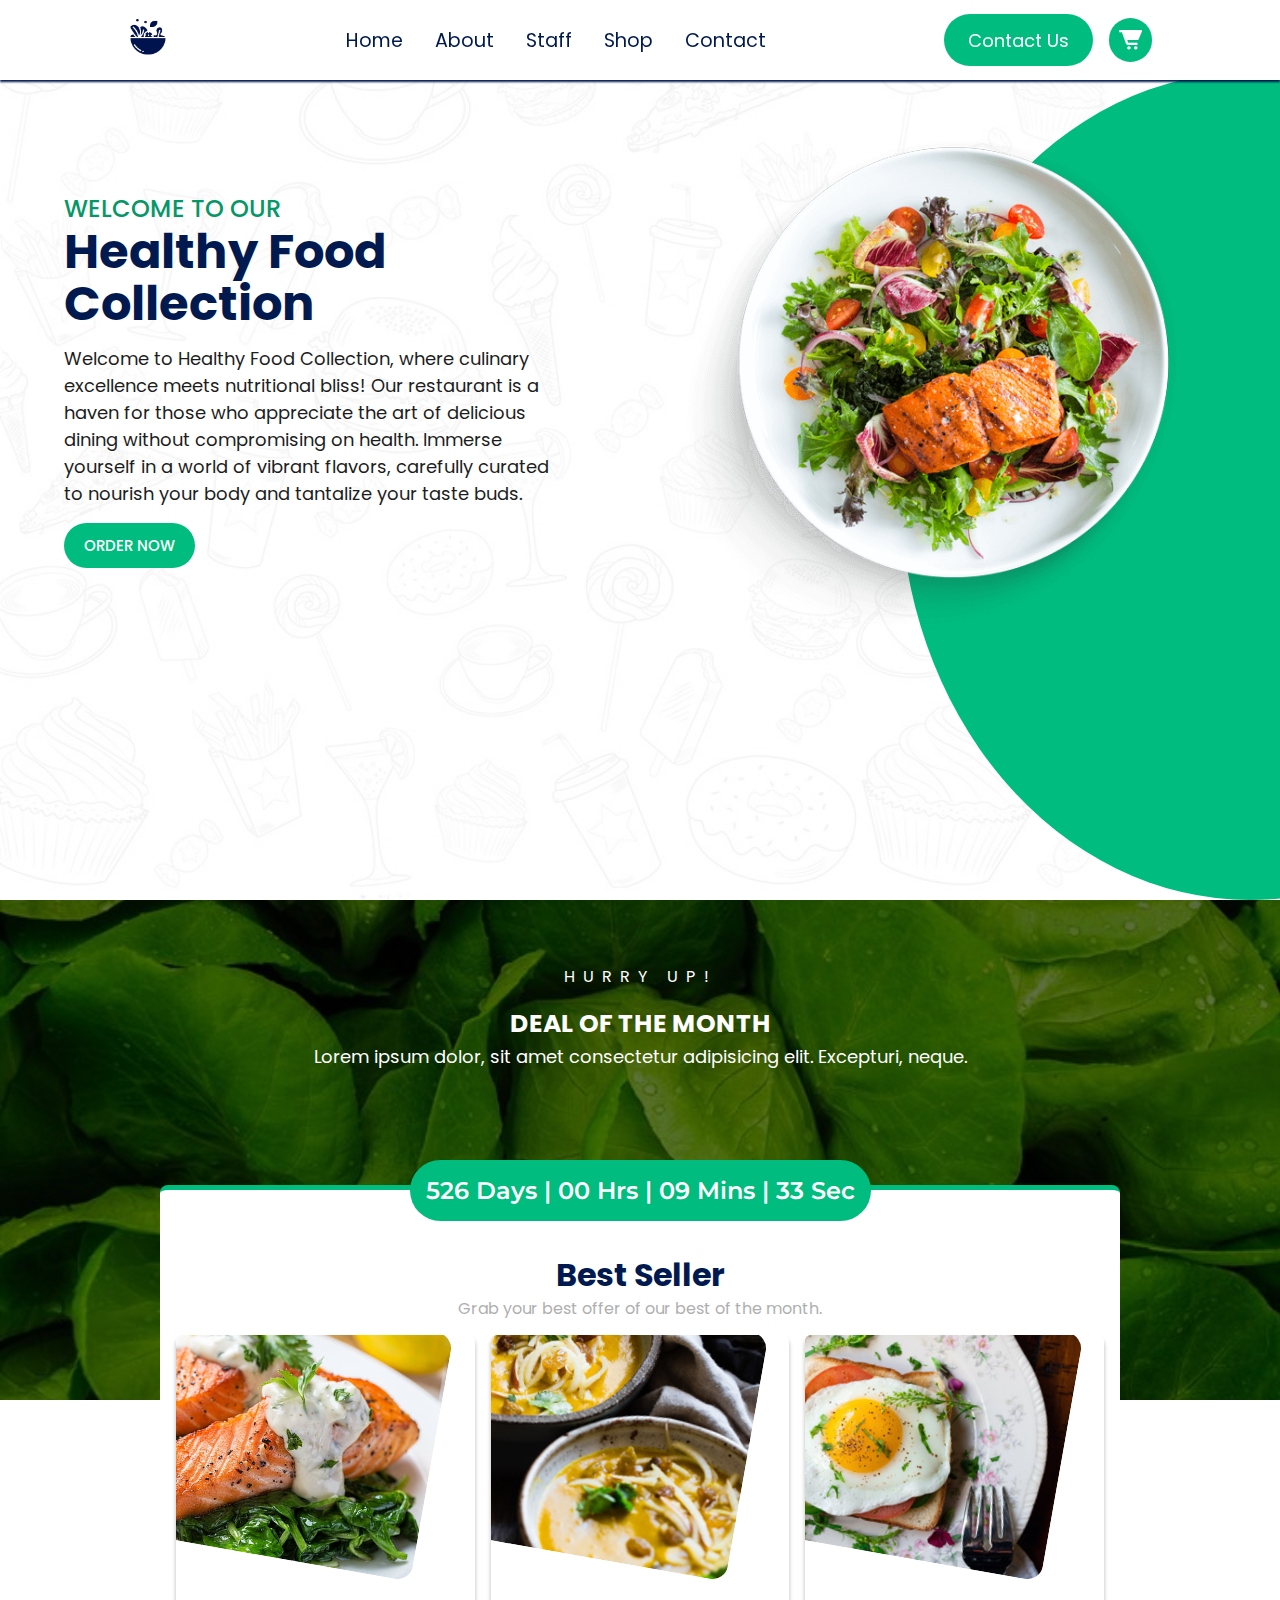
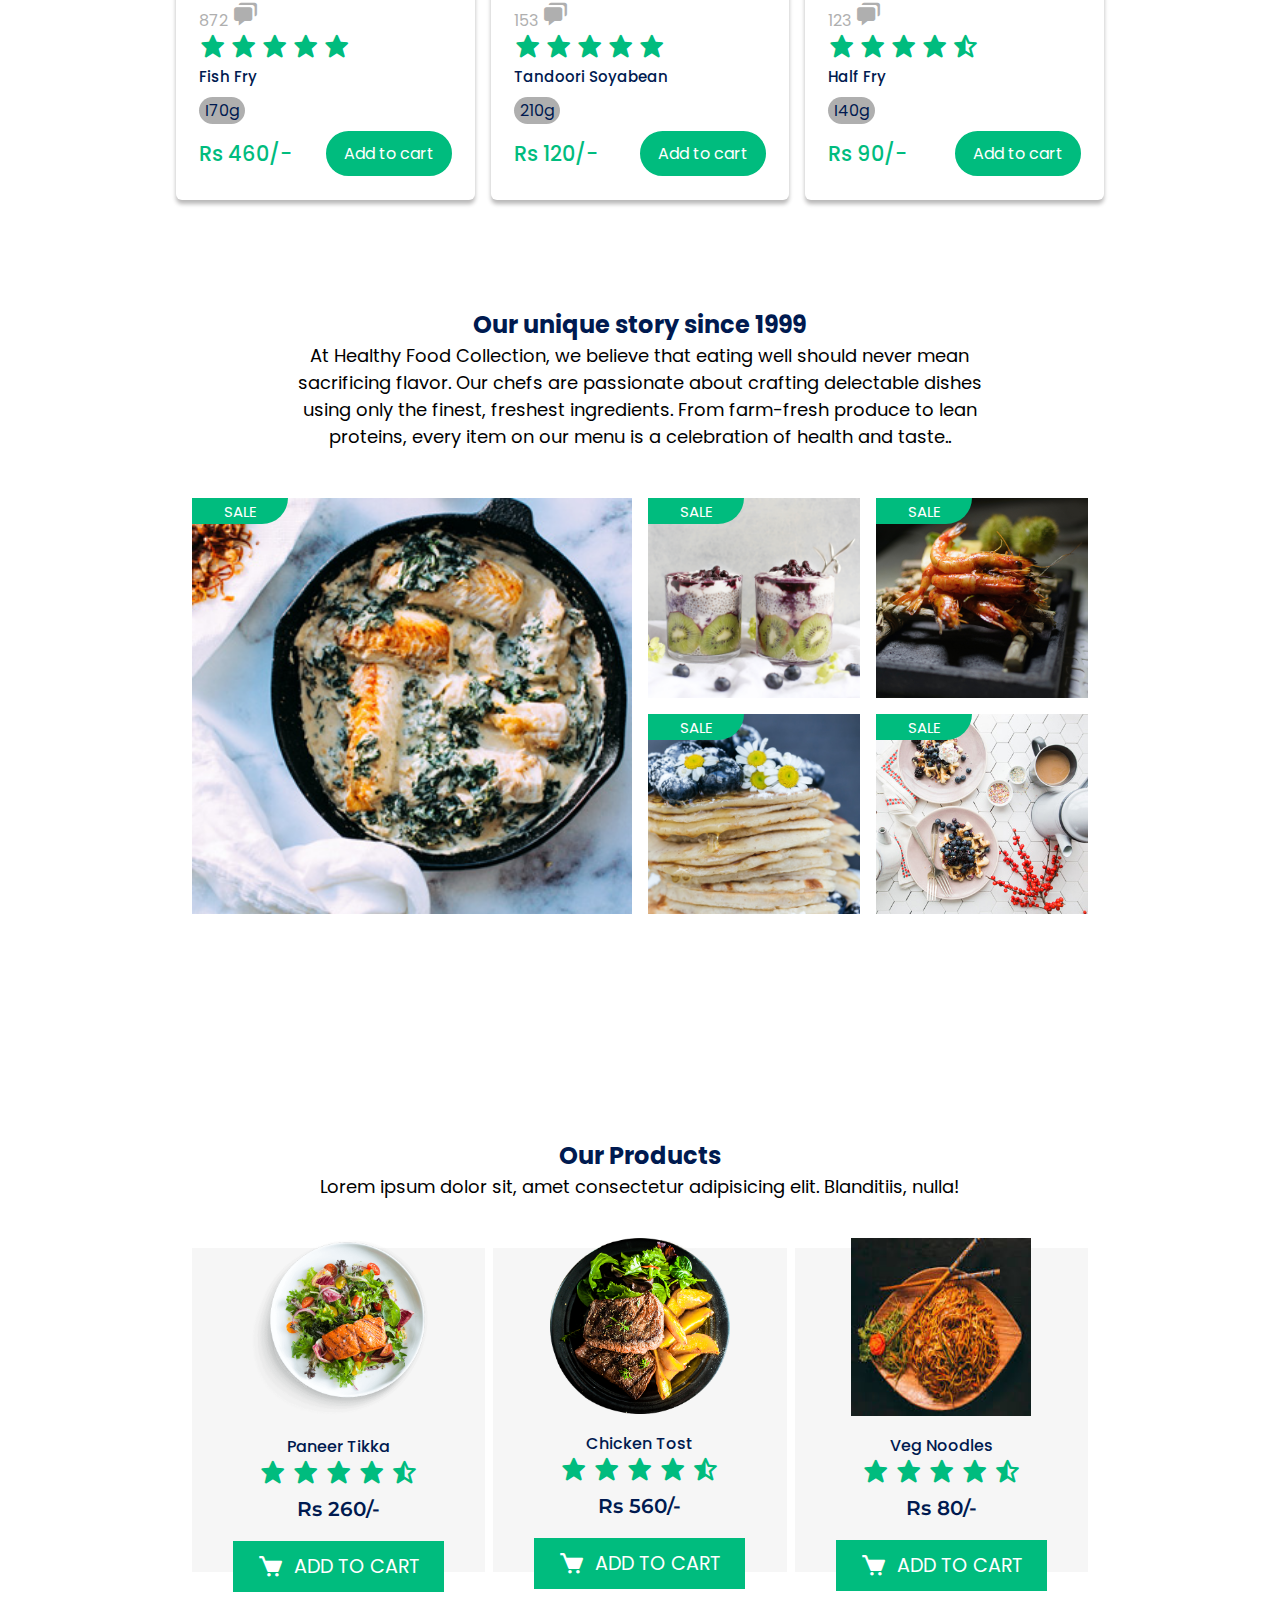
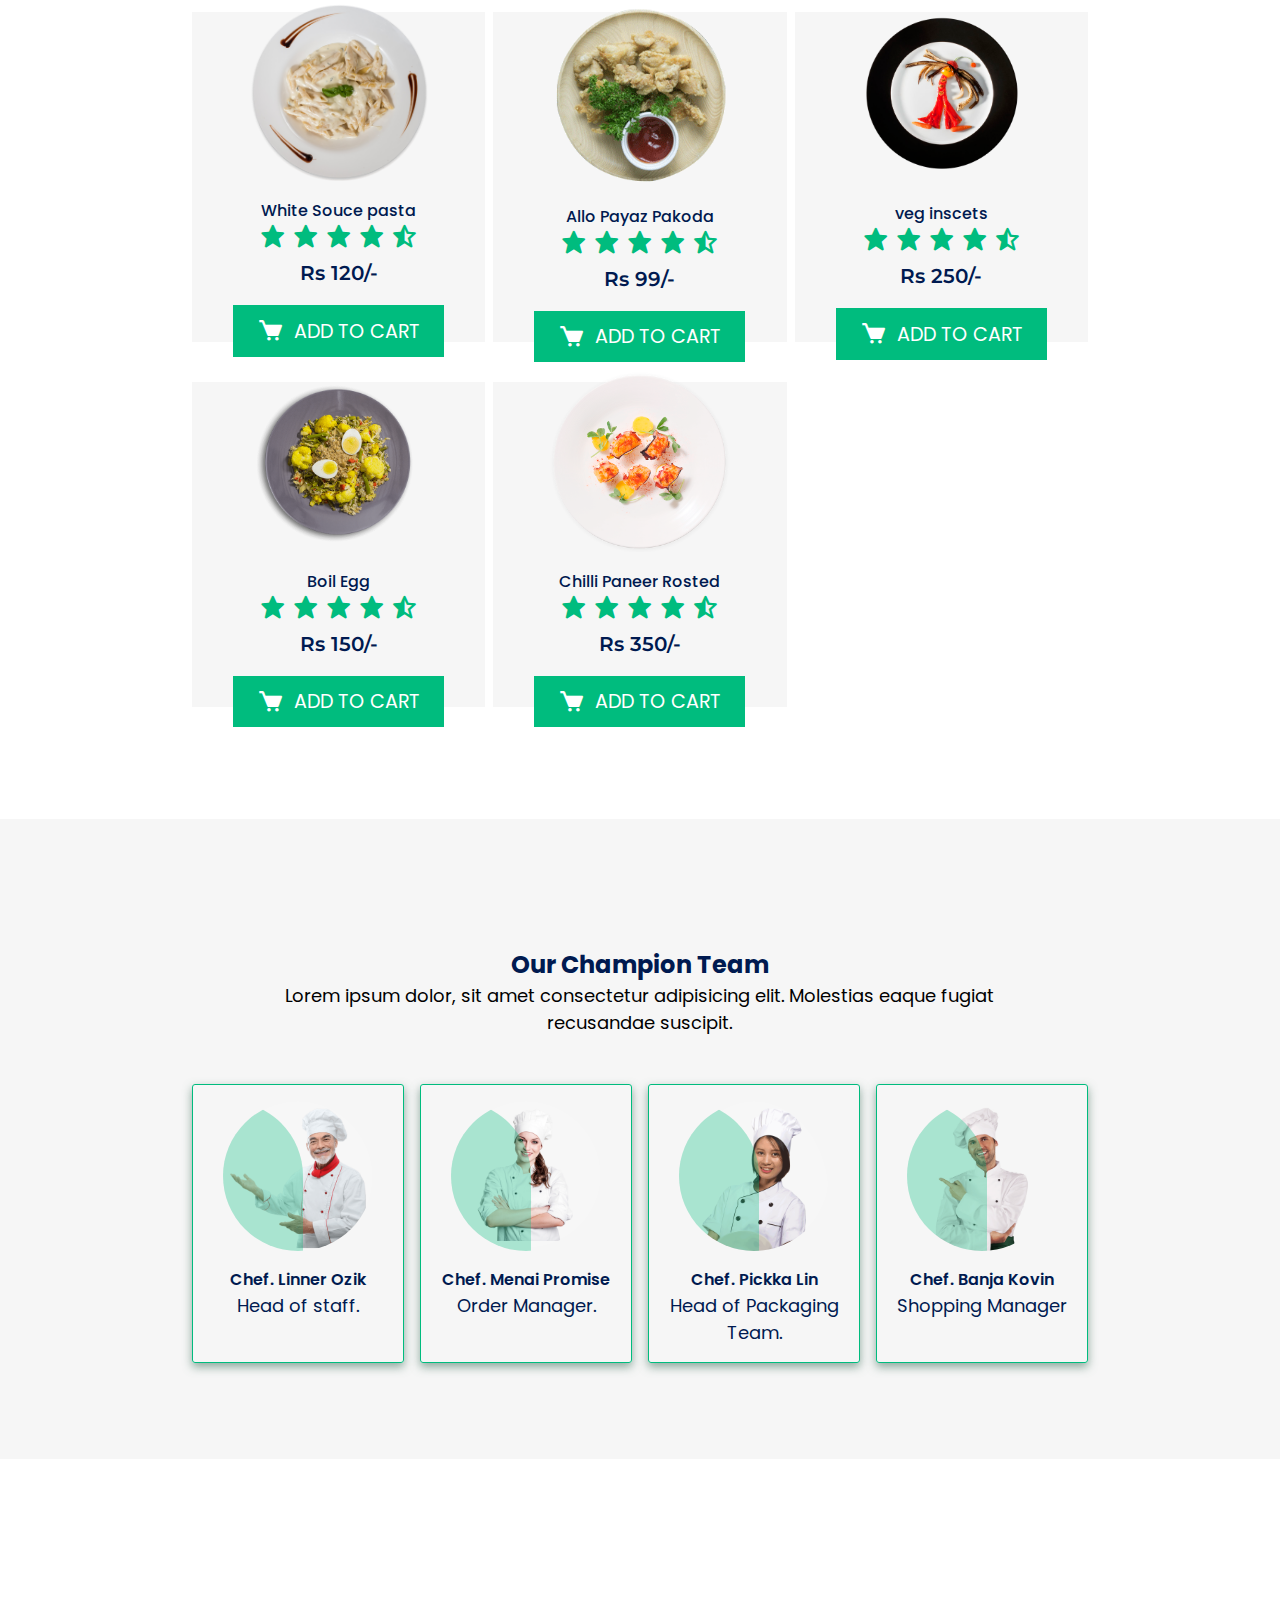
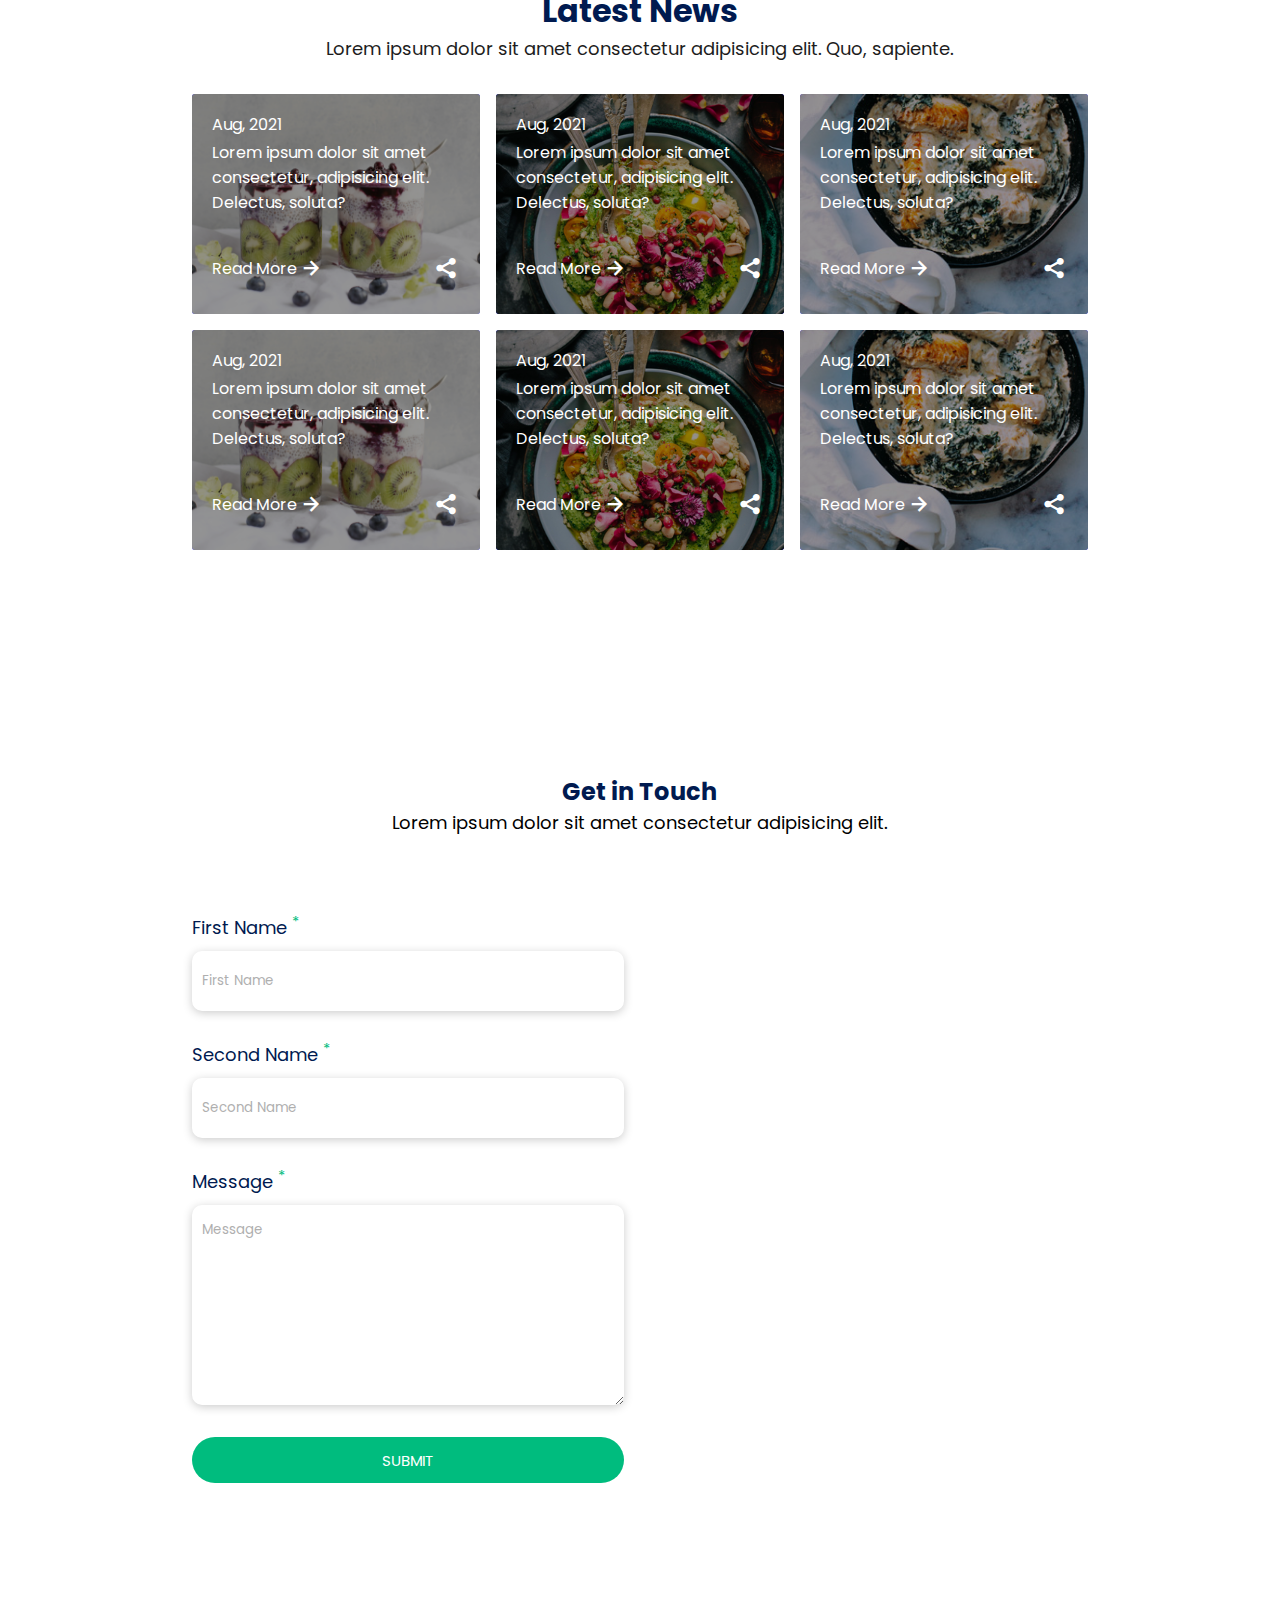
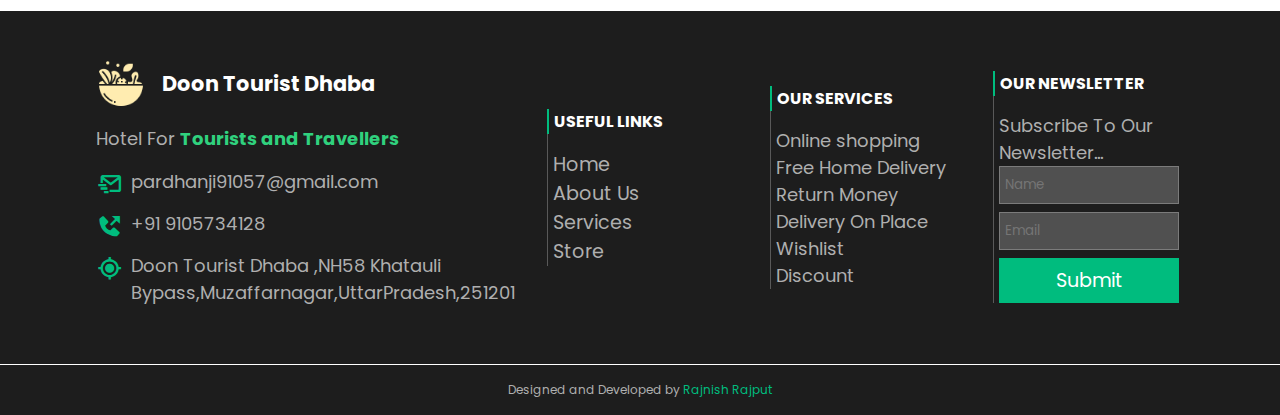
<file: index.html>
<!DOCTYPE html>
<html lang="en">

<head>
    <meta charset="UTF-8">
    <meta http-equiv="X-UA-Compatible" content="IE=edge">
    <meta name="viewport" content="width=device-width, initial-scale=1.0">
    <link rel="icon" href="./Images/fav icon.ico" alt="favicon">
    <title>Doon Tourist Dhaba</title>
    <link rel="stylesheet" href="./main.css">
    <link href='https://unpkg.com/boxicons@2.0.9/css/boxicons.min.css' rel='stylesheet'>


</head>

<body>

    <header class="header headerBG">
        <div class="logoDiv">
            <a href="#home"><img src="./Images/Logo.png" alt="Logo Image" class="logo"></a>
        </div>
        <div class="navBar" id="nav_bar">
            <ul class="navList">
                <li class="navItem"><a href="#home" class="navLink">Home</a></li>
                <li class="navItem"><a href="#about" class="navLink">About</a></li>
                <li class="navItem"><a href="#staff" class="navLink">Staff</a></li>
                <li class="navItem"><a href="#shop" class="navLink">Shop</a></li>
                <li class="navItem"><a href="#contact" class="navLink">Contact</a></li>
                <div class="headerFooterDiv">
                    <p><b>rajnish Restaurant</b> has stored prepared and served for 25 years.</p>
                </div>
            </ul>
            <div class="closeIconDiv" id="closeId">
                <i class='bx bxs-x-circle icon closeIcon'></i>
            </div>
        </div>

        <div class="contactBtn">
            <a href="#contact" class="contactLink">Contact Us</a>
            <div class="cartDiv">
                <a href='/cart'> <i class='bx bxs-cart-alt icon cartIcon'></i></a>
            </div>
        </div>

        <div class="toggleDiv" id="toggleId">
            <i class='bx bx-dialpad-alt icon toggleIcon'></i>
        </div>

    </header>

    <section class="homeSection" id="home">

        <div class="content grid ">
            <div class="homeText">
                <span>WELCOME TO OUR</span>
                <h1 class="introText">Healthy Food Collection</h1>
                <p class="homeParagraph">
                    Welcome to Healthy Food Collection, where culinary excellence meets nutritional bliss! Our
                    restaurant is a haven for those who appreciate the art of delicious dining without compromising on
                    health. Immerse yourself in a world of vibrant flavors, carefully curated to nourish your body and
                    tantalize your taste buds.
                </p>

                <div class="btn">
                    <a href="#shop">Order Now</a>
                </div>
            </div>

            <div class="homeImg">
                <img src="./Images/7.png" alt="Home Food Image" class="home_Image">
            </div>

        </div>

        <div class="circle"></div>

    </section>


    <!-- OFFER SECTION -------------------------------------------------->
    <section class="offerSection">
        <div class="sectionBanner">
            <span>HURRY UP!</span>
            <h1>DEAL OF THE MONTH</h1>
            <p>Lorem ipsum dolor, sit amet consectetur adipisicing elit. Excepturi, neque.</p>
        </div>
        <div class="empty"></div>
        <div class="offerContent">
            <div class="countdown">
                00 <span>Days</span> : 00 <span>Hrs</span> : 00 <span>Min</span> : 00 <span>Sec</span>
            </div>

            <div class="sectionTitle">
                <h1>Best Seller</h1>
                <span class="subTitle">Grab your best offer of our best of the month.</span>
            </div>

            <div class="contentWrapper grid">
                <div class="boxDiv">
                    <div class="imgDiv">
                        <img src="./Images/image1.jpg" alt="Food Image">
                    </div>
                    <div class="imgDesc">
                        <span class="commentCount">
                            872 <i class='bx bxs-chat comIcon'></i>
                        </span>
                        <span class="stars">
                            <i class='bx bxs-star starIcon'></i>
                            <i class='bx bxs-star starIcon'></i>
                            <i class='bx bxs-star starIcon'></i>
                            <i class='bx bxs-star starIcon'></i>
                            <i class='bx bxs-star starIcon'></i>
                        </span>
                        <span class="text">
                            Fish Fry
                        </span>

                        <span class="Gtext">
                            I70g
                        </span>
                        <span class="price">
                            <div>Rs 460/-</div>
                            <div> <button type="button" class="toCartBtn" value="productValue">Add to cart</button>
                            </div>

                        </span>
                    </div>


                </div>
                <div class="boxDiv">
                    <div class="imgDiv">
                        <img src="./Images/img21.jpg" alt="Food Image">
                    </div>
                    <div class="imgDesc">
                        <span class="commentCount">
                            153 <i class='bx bxs-chat comIcon'></i>
                        </span>
                        <span class="stars">
                            <i class='bx bxs-star starIcon'></i>
                            <i class='bx bxs-star starIcon'></i>
                            <i class='bx bxs-star starIcon'></i>
                            <i class='bx bxs-star starIcon'></i>
                            <i class='bx bxs-star starIcon'></i>
                        </span>
                        <span class="text">
                            Tandoori Soyabean
                        </span>

                        <span class="Gtext">
                            210g
                        </span>
                        <span class="price">
                            <div>Rs 120/-</div>
                            <div> <button type="button" class="toCartBtn" value="productValue">Add to cart</button>
                            </div>

                        </span>
                    </div>
                </div>
                <div class="boxDiv">
                    <div class="imgDiv">
                        <img src="./Images/img15.jpg" alt="Food Image">
                    </div>

                    <div class="imgDesc">
                        <span class="commentCount">
                            123 <i class='bx bxs-chat comIcon'></i>
                        </span>
                        <span class="stars">
                            <i class='bx bxs-star starIcon'></i>
                            <i class='bx bxs-star starIcon'></i>
                            <i class='bx bxs-star starIcon'></i>
                            <i class='bx bxs-star starIcon'></i>
                            <i class='bx bxs-star-half starIcon'></i>
                        </span>
                        <span class="text">
                            Half Fry
                        </span>

                        <span class="Gtext">
                            I40g
                        </span>
                        <span class="price">
                            <div>Rs 90/-</div>
                            <div> <button type="button" class="toCartBtn" value="productValue">Add to cart</button>
                            </div>

                        </span>
                    </div>

                </div>

            </div>

    </section>

    <!-- ABOUT  SECTION ===================================================== -->

    <section class="section aboutSection" id="about">
        <div class="sectionContent container">
            <div class="sectionIntro">
                <div class="headerInfo">
                    <h2 class="title">Our unique story since 1999</h2>
                    <p>At Healthy Food Collection, we believe that eating well should never mean sacrificing flavor. Our
                        chefs are passionate about crafting delectable dishes using only the finest, freshest
                        ingredients. From farm-fresh produce to lean proteins, every item on our menu is a celebration
                        of health and taste..</p>
                </div>
            </div>
            <div class="sectionData">
                <div class="leftImg">
                    <img src="./Images/img10.jpg" alt="Food Image">
                </div>
                <div class="rightImgs">
                    <div class="rightImg">
                        <img src="./Images/img4.jpg" alt="Food Image">
                    </div>
                    <div class="rightImg">
                        <img src="./Images/img1.jpg" alt="Food Image">
                    </div>
                    <div class="rightImg">
                        <img src="./Images/img12.jpg" alt="Food Image">
                    </div>
                    <div class="rightImg">
                        <img src="./Images/img5.jpg" alt="Food Image">
                    </div>
                </div>
            </div>
        </div>
    </section>


    <!-- PRODUCT SECTION ---------------------------------------- -->
    <section class="productionSection section" id="shop">
        <div class="sectionIntro">
            <div class="headerInfo container">
                <h2 class="title">Our Products</h2>
                <p>Lorem ipsum dolor sit, amet consectetur adipisicing elit. Blanditiis, nulla!</p>
            </div>
        </div>
        <div class="boxesContainer container">
            <div class="boxContent">
                <div class="boxImgDiv">
                    <img src="./Images/7.png" alt="Food Image" class="boxImg">
                </div>
                <div class="imgDesc">
                    <span class="imageTitle">Paneer Tikka </span>
                </div>

                <span class="stars">
                    <i class='bx bxs-star starIcon'></i>
                    <i class='bx bxs-star starIcon'></i>
                    <i class='bx bxs-star starIcon'></i>
                    <i class='bx bxs-star starIcon'></i>
                    <i class='bx bxs-star-half starIcon'></i>
                </span>
                <span class="boxImgPrice">
                    Rs 260/-
                </span>
                <div class="boxImgBtn">
                    <button type="button" class="addToCartBtn"><i class='bx bxs-cart'></i>ADD TO CART</button>
                </div>
            </div>
            <div class="boxContent">
                <div class="boxImgDiv">
                    <img src="./Images/imagePng.png" alt="Food Image" class="boxImg">
                </div>
                <div class="imgDesc">
                    <span class="imageTitle">Chicken Tost</span>
                </div>

                <span class="stars">
                    <i class='bx bxs-star starIcon'></i>
                    <i class='bx bxs-star starIcon'></i>
                    <i class='bx bxs-star starIcon'></i>
                    <i class='bx bxs-star starIcon'></i>
                    <i class='bx bxs-star-half starIcon'></i>
                </span>
                <span class="boxImgPrice">
                    Rs 560/-
                </span>
                <div class="boxImgBtn">
                    <button type="button" class="addToCartBtn"><i class='bx bxs-cart'></i>ADD TO CART</button>
                </div>
            </div>
            <div class="boxContent">
                <div class="boxImgDiv">
                    <img src="./Images/Veg Noddals.jpeg" style="height: 178px;" alt="Food Image" class="boxImg">
                </div>
                <div class="imgDesc">
                    <span class="imageTitle">Veg Noodles</span>
                </div>

                <span class="stars">
                    <i class='bx bxs-star starIcon'></i>
                    <i class='bx bxs-star starIcon'></i>
                    <i class='bx bxs-star starIcon'></i>
                    <i class='bx bxs-star starIcon'></i>
                    <i class='bx bxs-star-half starIcon'></i>
                </span>
                <span class="boxImgPrice">
                    Rs 80/-
                </span>
                <div class="boxImgBtn">
                    <button type="button" class="addToCartBtn"><i class='bx bxs-cart'></i>ADD TO CART</button>
                </div>
            </div>
            <div class="boxContent">
                <div class="boxImgDiv">
                    <img src="./Images/imagepng4.png" alt="Food Image" class="boxImg">
                </div>
                <div class="imgDesc">
                    <span class="imageTitle">White Souce pasta</span>
                </div>

                <span class="stars">
                    <i class='bx bxs-star starIcon'></i>
                    <i class='bx bxs-star starIcon'></i>
                    <i class='bx bxs-star starIcon'></i>
                    <i class='bx bxs-star starIcon'></i>
                    <i class='bx bxs-star-half starIcon'></i>
                </span>
                <span class="boxImgPrice">
                    Rs 120/-
                </span>
                <div class="boxImgBtn">
                    <button type="button" class="addToCart"><i class='bx bxs-cart'></i>ADD TO CART</button>
                </div>
            </div>
            <div class="boxContent sHide">
                <div class="boxImgDiv">
                    <img src="./Images/imgP.png" alt="Food Image" class="boxImg">
                </div>
                <div class="imgDesc">
                    <span class="imageTitle">Allo Payaz Pakoda</span>
                </div>

                <span class="stars">
                    <i class='bx bxs-star starIcon'></i>
                    <i class='bx bxs-star starIcon'></i>
                    <i class='bx bxs-star starIcon'></i>
                    <i class='bx bxs-star starIcon'></i>
                    <i class='bx bxs-star-half starIcon'></i>
                </span>
                <span class="boxImgPrice">
                    Rs 99/-
                </span>
                <div class="boxImgBtn">
                    <button type="button" class="addToCart"><i class='bx bxs-cart'></i>ADD TO CART</button>
                </div>
            </div>
            <div class="boxContent sHide">
                <div class="boxImgDiv">
                    <img src="./Images/imgPng7.png" alt="Food Image" class="boxImg">
                </div>
                <div class="imgDesc">
                    <span class="imageTitle">veg inscets</span>
                </div>

                <span class="stars">
                    <i class='bx bxs-star starIcon'></i>
                    <i class='bx bxs-star starIcon'></i>
                    <i class='bx bxs-star starIcon'></i>
                    <i class='bx bxs-star starIcon'></i>
                    <i class='bx bxs-star-half starIcon'></i>
                </span>
                <span class="boxImgPrice">
                    Rs 250/-
                </span>
                <div class="boxImgBtn">
                    <button type="button" class="addToCart"><i class='bx bxs-cart'></i>ADD TO CART</button>
                </div>
            </div>
            <div class="boxContent sHide">
                <div class="boxImgDiv">
                    <img src="./Images/imgPng6.png" alt="Food Image" class="boxImg">
                </div>
                <div class="imgDesc">
                    <span class="imageTitle">Boil Egg</span>
                </div>

                <span class="stars">
                    <i class='bx bxs-star starIcon'></i>
                    <i class='bx bxs-star starIcon'></i>
                    <i class='bx bxs-star starIcon'></i>
                    <i class='bx bxs-star starIcon'></i>
                    <i class='bx bxs-star-half starIcon'></i>
                </span>
                <span class="boxImgPrice">
                    Rs 150/-
                </span>
                <div class="boxImgBtn">
                    <button type="button" class="addToCart"><i class='bx bxs-cart'></i>ADD TO CART</button>
                </div>
            </div>
            <div class="boxContent sHide">
                <div class="boxImgDiv">
                    <img src="./Images/imgPng5.png" alt="Food Image" class="boxImg">
                </div>
                <div class="imgDesc">
                    <span class="imageTitle">Chilli Paneer Rosted</span>
                </div>

                <span class="stars">
                    <i class='bx bxs-star starIcon'></i>
                    <i class='bx bxs-star starIcon'></i>
                    <i class='bx bxs-star starIcon'></i>
                    <i class='bx bxs-star starIcon'></i>
                    <i class='bx bxs-star-half starIcon'></i>
                </span>
                <span class="boxImgPrice">
                    Rs 350/-
                </span>
                <div class="boxImgBtn">
                    <button type="button" class="addToCart"><i class='bx bxs-cart'></i>ADD TO CART</button>
                </div>
            </div>

        </div>
    </section>

    <!-- CHEF SECTION ================================================ -->
    <section class="section staffSection" id="staff">
        <div class="sectionContent container">
            <div class="sectionIntro">
                <div class="headerInfo">
                    <h2 class="title">Our Champion Team</h2>
                    <p>Lorem ipsum dolor, sit amet consectetur adipisicing elit. Molestias eaque fugiat recusandae
                        suscipit.</p>
                </div>
            </div>

            <div class="chefData" id="chef_Data">
                <div class="chefBox">
                    <div class="chefImg"> <img src="./Images/chef4.png" alt="Food Image"></div>
                    <span>Chef. Linner Ozik</span>
                    <p>Head of staff.</p>
                </div>
                <div class="chefBox ">
                    <div class="chefImg"> <img src="./Images/chef2.png" alt="Food Image"></div>
                    <span>Chef. Menai Promise</span>
                    <p>Order Manager.</p>
                </div>
                <div class="chefBox ">
                    <div class="chefImg"> <img src="./Images/chef3.png" alt="Food Image"></div>
                    <span>Chef. Pickka Lin</span>
                    <p>Head of Packaging Team.</p>
                </div>
                <div class="chefBox ">
                    <div class="chefImg"> <img src="./Images/chef1.png" alt="Food Image"></div>
                    <span>Chef. Banja Kovin</span>
                    <p>Shopping Manager</p>
                </div>

                <!-- <div class="btn" id="btn">
                <button type="button">View All</button>
            </div> -->
            </div>
        </div>
    </section>

    <!-- LATEST NEWS SECTION --------------------------------------------->

    <section class="newsSection section">
        <div class="container">
            <div class="sectionIntro">
                <h1 class="title">Latest News</h1>
                <p class="subTitle">Lorem ipsum dolor sit amet consectetur adipisicing elit. Quo, sapiente.</p>
            </div>
            <div class="sectionContent ">
                <div class="boxes grid ">

                    <div class="box">
                        <img src="./Images/img4.jpg" alt="Food image">
                        <div class="boxInfo">
                            <div class="infoTop">
                                <span class="date">Aug, 2021</span>
                                <span class="details">Lorem ipsum dolor sit amet consectetur, adipisicing elit.
                                    Delectus, soluta?</span>
                            </div>
                            <div class="infoBottom">
                                <a href="#">Read More <i class='bx bx-right-arrow-alt'></i></a>
                                <i class='bx bxs-share-alt shareIcon'></i>
                            </div>
                        </div>
                    </div>


                    <div class="box">
                        <img src="./Images/img7.jpg" alt="Food image">
                        <div class="boxInfo">
                            <div class="infoTop">
                                <span class="date">Aug, 2021</span>
                                <span class="details">Lorem ipsum dolor sit amet consectetur, adipisicing elit.
                                    Delectus, soluta?</span>
                            </div>
                            <div class="infoBottom">
                                <a href="#">Read More <i class='bx bx-right-arrow-alt'></i></a>
                                <i class='bx bxs-share-alt shareIcon'></i>
                            </div>
                        </div>
                    </div>


                    <div class="box">
                        <img src="./Images/img10.jpg" alt="Food image">
                        <div class="boxInfo">
                            <div class="infoTop">
                                <span class="date">Aug, 2021</span>
                                <span class="details">Lorem ipsum dolor sit amet consectetur, adipisicing elit.
                                    Delectus, soluta?</span>
                            </div>
                            <div class="infoBottom">
                                <a href="#">Read More <i class='bx bx-right-arrow-alt'></i></a>
                                <i class='bx bxs-share-alt shareIcon'></i>
                            </div>
                        </div>
                    </div>
                    <div class="box sHideNews">
                        <img src="./Images/img4.jpg" alt="Food image">
                        <div class="boxInfo">
                            <div class="infoTop">
                                <span class="date">Aug, 2021</span>
                                <span class="details">Lorem ipsum dolor sit amet consectetur, adipisicing elit.
                                    Delectus, soluta?</span>
                            </div>
                            <div class="infoBottom">
                                <a href="#">Read More <i class='bx bx-right-arrow-alt'></i></a>
                                <i class='bx bxs-share-alt shareIcon'></i>
                            </div>
                        </div>
                    </div>


                    <div class="box sHideNews">
                        <img src="./Images/img7.jpg" alt="Food image">
                        <div class="boxInfo">
                            <div class="infoTop">
                                <span class="date">Aug, 2021</span>
                                <span class="details">Lorem ipsum dolor sit amet consectetur, adipisicing elit.
                                    Delectus, soluta?</span>
                            </div>
                            <div class="infoBottom">
                                <a href="#">Read More <i class='bx bx-right-arrow-alt'></i></a>
                                <i class='bx bxs-share-alt shareIcon'></i>
                            </div>
                        </div>
                    </div>


                    <div class="box sHideNews">
                        <img src="./Images/img10.jpg" alt="Food image">
                        <div class="boxInfo">
                            <div class="infoTop">
                                <span class="date">Aug, 2021</span>
                                <span class="details">Lorem ipsum dolor sit amet consectetur, adipisicing elit.
                                    Delectus, soluta?</span>
                            </div>
                            <div class="infoBottom">
                                <a href="#">Read More <i class='bx bx-right-arrow-alt'></i></a>
                                <i class='bx bxs-share-alt shareIcon'></i>
                            </div>
                        </div>
                    </div>


                </div>

            </div>
        </div>
    </section>

    <!-- CONTACT US SECTION -->

    <section class="contactSection section" id="contact">
        <div class="contactContent container">
            <div class="sectionIntro">
                <h2 class="title">
                    Get in Touch
                </h2>
                <p class="subTitle">Lorem ipsum dolor sit amet consectetur adipisicing elit.</p>
            </div>
            <div class="contactRow">
                <div class="col">
                    <form action="">
                        <div class="names">
                            <div>
                                <label for="FName">First Name <sup>*</sup></label>
                                <input type="text" id="SName" required placeholder="First Name">
                            </div>
                            <div>
                                <label for="SName">Second Name <sup>*</sup></label>
                                <input type="text" id="SName" required placeholder="Second Name">
                            </div>
                        </div>

                        <label for="Message">Message <sup>*</sup></label>
                        <textarea id="Message" placeholder="Message"></textarea>

                        <button type="submit">Submit</button>
                    </form>
                </div>

                <div class="col">
                    <iframe
                        src="https://www.google.com/maps/embed?pb=!1m18!1m12!1m3!1d262.5062329592714!2d77.71791018473284!3d29.260303447608635!2m3!1f0!2f0!3f0!3m2!1i1024!2i768!4f13.1!3m3!1m2!1s0x390c1349bf0b69c1%3A0xcf35ed6690f59809!2sDoon%20Tourist%20Dhaba!5e0!3m2!1sen!2sin!4v1705154128433!5m2!1sen!2sin"
                        style="border:0;" allowfullscreen=""></iframe>
                </div>
            </div>

        </div>
    </section>


    <!-- FOOTER SECTION ----------------------- -->
    <section class="footerSection">
        <div class="contentContainer container">
            <div class="footerIntro">
                <div class="footerLogoDiv">
                    <img src="./Images/Logo.png" class="logo">
                    <span class="hotelName">
                        Doon Tourist Dhaba
                    </span>
                </div>
                <p>Hotel For <b style="color: rgb(48, 209, 126);"> Tourists and Travellers</b></p>

                <div class="footContactDetails">
                    <div class="info">
                        <a href="mailto:pardhanji91057@gmail.com">
                        <div class="iconDiv"><i class='bx bx-mail-send'></i></div></a>
                        <span>pardhanji91057@gmail.com</span>
                    </div>

                    <div class="info">
                        <a href="tel:+1234567890">
                        <div class="iconDiv"><i class='bx bxs-phone-outgoing'></i></div></a>
                        <span>+91 9105734128 </span>
                    </div>

                    <div class="info">
                        <a href="https://www.google.com/maps/place/Doon+Tourist+Dhaba/@29.26046,77.71767,20z/data=!4m6!3m5!1s0x390c1349bf0b69c1:0xcf35ed6690f59809!8m2!3d29.26046!4d77.71767!16s%2Fg%2F11t6kk6bft?hl=en&entry=ttu">
                            <div class="iconDiv"><i class='bx bx-current-location'></i>
                    </div></a>
                    <span>Doon Tourist Dhaba ,NH58 Khatauli Bypass,Muzaffarnagar,UttarPradesh,251201</span>
                </div>
            </div>
        </div>

        <div class="linksDiv">
            <div class="footersectionTitle">
                <h5>USEFUL LINKS</h5>
            </div>
            <ul>
                <li class="navItem"><a href="#Home" class="navLink">Home</a></li>
                <li class="navItem"><a href="#about" class="navLink">About Us</a></li>
                <li class="navItem"><a href="#services" class="navLink">Services</a></li>
                <li class="navItem"><a href="#store" class="navLink">Store</a></li>
            </ul>
        </div>

        <div class="linksDiv">
            <div class="footersectionTitle">
                <h5>OUR SERVICES</h5>
            </div>
            <ul>
                <span>Online shopping</span>
                <span>Free Home Delivery</span>
                <span>Return Money</span>
                <span>Delivery On Place</span>
                <span>Wishlist</span>
                <span>Discount</span>
            </ul>
        </div>

        <div class="linksDiv footerForm">
            <div class="footersectionTitle">
                <h5> OUR NEWSLETTER</h5>
            </div>

            <form action="">
                <label> Subscribe To Our Newsletter...</label>
                <input type="text" placeholder="Name" required>
                <input type="email" placeholder="Email" required>
                <button type="submit">Submit</button>
            </form>
        </div>

        </div>
        <div class="copyrightDiv">
            Designed and Developed by <span>Rajnish Rajput</span>
        </div>
    </section>



    <script src="./main.js"></script>
</body>

</html>
</file>
<file: main.css>
@import url("https://fonts.googleapis.com/css2?family=Poppins:wght@300;400;500&display=swap");
@import url("https://fonts.googleapis.com/css2?family=Montserrat:wght@500;600&display=swap");
:root {
    --primaryColor: rgb(0, 188, 126);
    --primaryHover: rgb(5, 151, 103);
    --secondaryColor: rgb(0, 26, 80);
    --secondaryHover: rgb(2, 36, 107);
    --textColor: rgb(255, 255, 255);
    --footerBgColor: rgb(29, 29, 29);
    --paragraphColor: rgb(175, 175, 175);
    --greyBG: rgb(246, 246, 246);
}

* {
    padding: 0;
    margin: 0;
    -webkit-box-sizing: border-box;
    box-sizing: border-box;
    font-family: "Poppins", sans-serif;
}

html {
    scroll-behavior: smooth;
}

img {
    width: 100%;
}

.grid {
    display: -ms-grid;
    display: grid;
    gap: 1rem;
}

.container {
    margin-left: 1.5rem;
    margin-right: 1.5rem;
}

.section {
    padding: 4rem 0 2rem;
}

.icon {
    font-size: 2rem;
}

.btn {
    margin: 1rem 0;
}

a {
    text-decoration: none;
}

li {
    list-style: none;
}

.section .title {
    color: var(--secondaryColor);
    text-align: center;
}

.header {
    position: fixed;
    height: 3rem;
    width: 100%;
    display: -webkit-box;
    display: -ms-flexbox;
    display: flex;
    -webkit-box-align: center;
    -ms-flex-align: center;
    align-items: center;
    -webkit-box-pack: justify;
    -ms-flex-pack: justify;
    justify-content: space-between;
    padding: 2rem 1rem;
    background: white;
    -webkit-box-shadow: 0 2px 2px var(--secondaryColor);
    box-shadow: 0 2px 2px var(--secondaryColor);
    z-index: 100;
}

.header .logoDiv {
    padding: 1rem 0;
}

.header .logoDiv .logo {
    width: 40px;
    cursor: pointer;
}

.header .toggleDiv .toggleIcon {
    color: var(--secondaryColor);
    font-weight: 500;
    font-size: 2rem;
    cursor: pointer;
}

.contactBtn {
    display: -webkit-box;
    display: -ms-flexbox;
    display: flex;
    -webkit-box-align: center;
    -ms-flex-align: center;
    align-items: center;
}

.contactBtn .contactLink {
    padding: 0.8rem 1.5rem;
    background: var(--primaryColor);
    border-radius: 3rem;
    color: var(--textColor);
}

.contactBtn .contactLink:hover {
    background: var(--primaryHover);
}

.contactBtn .cartDiv {
    margin-left: 1rem;
}

.contactBtn .cartDiv .cartIcon {
    color: var(--textColor);
    cursor: pointer;
    font-size: 1.8rem;
    -webkit-transition: color 0.2s;
    transition: color 0.2s;
    background: var(--primaryColor);
    padding: 8px;
    border-radius: 50%;
}

.contactBtn .cartDiv .cartIcon:hover {
    color: var(--secondaryHover);
}

.contactBtn .contactBtn:hover {
    background: var(--primaryHover);
}

@media screen and (max-width: 767px) {
    .navBar {
        position: fixed;
        background: var(--primaryColor);
        left: 0;
        right: 0;
        top: -500%;
        padding: 2rem;
        border-bottom: 2px solid var(--secondaryColor);
        -webkit-transition: 0.3s;
        transition: 0.3s;
        z-index: 100;
    }
    .navBar .navList {
        display: -ms-grid;
        display: grid;
        -webkit-box-align: center;
        -ms-flex-align: center;
        align-items: center;
        -webkit-box-pack: center;
        -ms-flex-pack: center;
        justify-content: center;
        text-align: center;
        gap: 1.5rem;
    }
    .navBar .navList .navItem .navLink {
        font-size: 1.1rem;
        color: var(--textColor);
        font-weight: 400;
        position: relative;
    }
    .navBar .navList .navItem .navLink::before {
        content: "";
        position: absolute;
        height: 2px;
        width: 100%;
        background: var(--secondaryColor);
        bottom: -4px;
        border-radius: 3rem;
        -webkit-transition: 0.3s;
        transition: 0.3s;
        -webkit-transform: scale(0);
        transform: scale(0);
    }
    .navBar .navList .navItem .navLink:hover::before {
        -webkit-transform: scale(1);
        transform: scale(1);
    }
    .navBar .navList .navItem .navLink:hover {
        font-weight: 500;
        letter-spacing: 1px;
        color: var(--secondaryColor);
        -webkit-transition: 0.2s;
        transition: 0.2s;
    }
    .navBar .navList .headerFooterDiv {
        color: var(--textColor);
        margin-top: 1rem;
        padding-top: 10px;
        border-top: 1.5px solid var(--textColor);
    }
    .closeIconDiv {
        position: absolute;
        top: 1rem;
    }
    .closeIconDiv .closeIcon {
        color: var(--textColor);
        -webkit-transition: 0.2s;
        transition: 0.2s;
        cursor: pointer;
    }
    .closeIconDiv .closeIcon:hover {
        -webkit-transform: rotate(360deg);
        transform: rotate(360deg);
        color: var(--secondaryColor);
    }
}

.showNavBar {
    top: 0;
}

.homeSection {
    width: 100%;
    height: 100vh;
    background: url(./Images/bannerImg.jpg);
    background-position: center;
    background-size: cover;
    padding-top: 6rem;
    position: relative;
    overflow: hidden;
}

.homeSection .content {
    margin-left: 1.5rem;
    margin-right: 1.5rem;
    display: -ms-grid;
    display: grid;
    gap: 0.5rem;
}

.homeSection .homeText span {
    color: var(--primaryHover);
    font-weight: 500;
    padding: 1rem 0;
}

.homeSection .homeText .introText {
    font-size: 2.5rem;
    line-height: 3.2rem;
    padding-bottom: 1rem;
    color: var(--secondaryColor);
}

.homeSection .homeText .homeParagraph {
    color: var(--footerBgColor);
    max-width: 500px;
}

.homeSection .homeText .btn {
    background: var(--primaryColor);
    padding: 10px 20px;
    border-radius: 3rem;
    cursor: pointer;
    width: -webkit-max-content;
    width: -moz-max-content;
    width: max-content;
}

.homeSection .homeText .btn a {
    color: var(--textColor);
    text-transform: uppercase;
    font-weight: 500;
    font-size: 15px;
}

.homeSection .homeText .btn:hover {
    background: var(--primaryHover);
}

.homeSection .homeImg {
    -ms-flex-item-align: center;
    -ms-grid-row-align: center;
    align-self: center;
    -ms-grid-column-align: center;
    justify-self: center;
    z-index: 2;
}

.homeSection .circle {
    position: absolute;
    content: "";
    height: 300px;
    width: 100%;
    border-radius: 50%;
    background: var(--primaryColor);
    bottom: -190px;
    left: 0;
    right: 0;
    z-index: 1;
}

.offerSection {
    width: 100%;
    position: relative;
}

.sectionBanner {
    background: -webkit-gradient(linear, left top, left bottom, from(rgba(0, 0, 0, 0.575)), to(rgba(0, 0, 0, 0.52))), url(./Images/img13.jpg);
    background: linear-gradient(rgba(0, 0, 0, 0.575), rgba(0, 0, 0, 0.52)), url(./Images/img13.jpg);
    height: 1000px;
    background-position: center;
    background-size: cover;
    background-repeat: no-repeat;
    display: -webkit-box;
    display: -ms-flexbox;
    display: flex;
    -webkit-box-orient: vertical;
    -webkit-box-direction: normal;
    -ms-flex-direction: column;
    flex-direction: column;
    -webkit-box-align: center;
    -ms-flex-align: center;
    align-items: center;
    padding-top: 3rem;
    text-align: center;
    color: var(--textColor);
}

.sectionBanner span {
    letter-spacing: 0.5rem;
    padding: 1rem;
}

.sectionBanner h1 {
    font-size: 25px;
}

.sectionBanner p {
    max-width: 80%;
    text-align: center;
    font-size: 13px;
}

.empty {
    width: 100%;
    height: 65vh;
}

.offerContent {
    position: absolute;
    background: #fff;
    top: 20%;
    width: 90%;
    left: 50%;
    right: 50%;
    -webkit-transform: translateX(-50%);
    transform: translateX(-50%);
    border-top: 5px solid var(--primaryColor);
    border-radius: 0.5rem;
}

.offerContent .countdown {
    margin: auto;
    background: var(--primaryColor);
    color: var(--textColor);
    padding: 1rem;
    width: -webkit-max-content;
    width: -moz-max-content;
    width: max-content;
    font-size: 0.85rem;
    border-radius: 2rem;
    -webkit-transform: translateY(-30px);
    transform: translateY(-30px);
    font-family: "montserrat", "san serif";
    font-weight: 600;
}

.offerContent .countdown span {
    margin: 0 1rem;
}

.offerContent .sectionTitle {
    display: -ms-grid;
    display: grid;
    text-align: center;
    padding-bottom: 1rem;
}

.offerContent .sectionTitle h1 {
    color: var(--secondaryColor);
}

.offerContent .sectionTitle .subTitle {
    padding: 0 1rem;
    line-height: 20px;
    color: var(--paragraphColor);
}

.offerContent .contentWrapper {
    padding: 0 1rem;
    gap: 1rem;
}

.offerContent .contentWrapper .boxDiv {
    display: -webkit-box;
    display: -ms-flexbox;
    display: flex;
    -webkit-box-align: center;
    -ms-flex-align: center;
    align-items: center;
    -webkit-box-orient: vertical;
    -webkit-box-direction: normal;
    -ms-flex-direction: column;
    flex-direction: column;
    -webkit-box-pack: center;
    -ms-flex-pack: center;
    justify-content: center;
    border-radius: 6px;
    -webkit-box-shadow: 0 4px 4px #b9b8b8;
    box-shadow: 0 4px 4px #b9b8b8;
    -webkit-transition: 0.3s;
    transition: 0.3s;
    overflow: hidden;
}

.offerContent .contentWrapper .boxDiv:hover {
    -webkit-transform: translateY(-5px);
    transform: translateY(-5px);
}

.offerContent .contentWrapper .boxDiv .imgDiv {
    height: 250px;
    width: 400px;
    overflow: hidden;
    border-radius: 1rem;
    -webkit-transform: rotate(10deg) translate(-95px, -20px);
    transform: rotate(10deg) translate(-95px, -20px);
}

.offerContent .contentWrapper .boxDiv .imgDiv img {
    height: 100%;
    width: 100%;
    -o-object-fit: cover;
    object-fit: cover;
    -webkit-transition: 0.6s;
    transition: 0.6s;
}

.offerContent .contentWrapper .boxDiv .imgDiv img:hover {
    -webkit-transform: scale(1.1);
    transform: scale(1.1);
}

.offerContent .contentWrapper .boxDiv .imgDesc {
    padding: 1rem 0.5rem;
    width: 90%;
}

.offerContent .contentWrapper .boxDiv .imgDesc .text {
    display: block;
    margin-bottom: 10px;
    color: var(--secondaryColor);
    font-size: 15px;
    font-weight: 500;
}

.offerContent .contentWrapper .boxDiv .imgDesc .Gtext {
    background: var(--paragraphColor);
    padding: 2px 6px;
    border-radius: 1rem;
    color: var(--secondaryColor);
}

.offerContent .contentWrapper .boxDiv .imgDesc .stars {
    color: var(--primaryColor);
}

.offerContent .contentWrapper .boxDiv .imgDesc .commentCount {
    display: block;
    color: var(--paragraphColor);
}

.offerContent .contentWrapper .boxDiv .imgDesc .price {
    color: var(--primaryColor);
    font-size: 1.3rem;
    font-weight: 500;
    display: -webkit-box;
    display: -ms-flexbox;
    display: flex;
    -webkit-box-align: center;
    -ms-flex-align: center;
    align-items: center;
    -webkit-box-pack: justify;
    -ms-flex-pack: justify;
    justify-content: space-between;
    font-family: "Montserrat", sans-serif;
}

.offerContent .contentWrapper .boxDiv button {
    background: var(--primaryColor);
    border: 2px solid var(--primaryColor);
    padding: 0.5rem 1rem;
    border-radius: 3rem;
    color: var(--textColor);
    font-size: 400;
    margin: 0.5rem 0;
    font-size: 1rem;
}

.offerContent .contentWrapper .boxDiv button:hover {
    background: var(--primaryHover);
}

.offerContent .contentWrapper .boxDiv button:focus {
    outline: none;
}

.aboutSection {
    margin-top: 20rem;
}

.sectionIntro {
    width: 100%;
    padding: 2rem 0;
    text-align: center;
    margin: 0 auto 1rem;
}

.sectionData {
    display: -ms-grid;
    display: grid;
    gap: 1rem;
}

.rightImgs {
    display: -ms-grid;
    display: grid;
    gap: 1rem;
}

.rightImgs .rightImg {
    height: 200px;
    overflow: hidden;
}

.rightImgs .rightImg img {
    height: 100%;
    -o-object-fit: cover;
    object-fit: cover;
    width: 100%;
}

.sectionData .leftImg,
.rightImgs div {
    position: relative;
    display: -ms-grid;
    display: grid;
}

.sectionData .leftImg::before,
.rightImgs div::before {
    position: absolute;
    content: "Our Products";
    height: 0%;
    width: 90%;
    background: rgba(0, 188, 125, 0.712);
    color: var(--textColor);
    justify-self: center;
    -ms-flex-item-align: center;
    align-self: center;
    -webkit-transition: 0.5s;
    transition: 0.5s;
    text-align: center;
    font-size: 15px;
    font-weight: bold;
    overflow: hidden;
    display: -webkit-box;
    display: -ms-flexbox;
    display: flex;
    -webkit-box-pack: center;
    -ms-flex-pack: center;
    justify-content: center;
    -webkit-box-align: center;
    -ms-flex-align: center;
    align-items: center;
}

.sectionData .leftImg:hover::before,
.rightImgs div:hover::before {
    height: 70%;
}

.sectionData .leftImg,
.rightImgs div {
    position: relative;
}

.sectionData .leftImg::after,
.rightImgs div::after {
    position: absolute;
    content: "SALE";
    height: 10px;
    width: 80px;
    background: var(--primaryColor);
    color: var(--textColor);
    top: 0;
    left: 0;
    font-size: 15px;
    padding: 0.5rem;
    display: -webkit-box;
    display: -ms-flexbox;
    display: flex;
    -webkit-box-align: center;
    -ms-flex-align: center;
    align-items: center;
    -webkit-box-pack: center;
    -ms-flex-pack: center;
    justify-content: center;
    border-bottom-right-radius: 2rem;
}

.staffSection {
    background: var(--greyBG);
}

.chefData {
    display: -ms-grid;
    display: grid;
    gap: 1rem;
}

.chefData .btn {
    display: inline-block;
    margin: auto;
}

.chefData .btn button {
    padding: 0.7rem 1.5rem;
    background: var(--secondaryColor);
    border-radius: 3rem;
    color: var(--textColor);
    border: none;
    font-size: 15px;
}

.chefData .btn button:hover {
    background: var(--secondaryHover);
}

.chefData .btn button:focus {
    outline: none;
}

.chefData .chefBox {
    -webkit-box-align: center;
    -ms-flex-align: center;
    align-items: center;
    text-align: center;
    color: var(--secondaryColor);
    border: 1px solid var(--primaryColor);
    padding: 1rem;
    border-radius: 3px;
    -webkit-box-shadow: 0 4px 10px rgba(88, 129, 112, 0.678);
    box-shadow: 0 4px 10px rgba(88, 129, 112, 0.678);
    -webkit-transition: 0.3s;
    transition: 0.3s;
}

.chefData .chefBox:hover {
    -webkit-transform: translateY(-10px);
    transform: translateY(-10px);
}

.chefData .chefBox span {
    font-weight: 600;
}

.chefData .chefImg {
    margin: auto;
    border-radius: 50%;
    height: 150px;
    width: 150px;
    position: relative;
    overflow: hidden;
    margin-bottom: 1rem;
}

.chefData .chefImg img {
    border-radius: 50%;
    -o-object-fit: cover;
    object-fit: cover;
}

.chefData .chefImg::after {
    position: absolute;
    content: "";
    border-radius: 50% 50% 0% 20%;
    background: rgba(0, 188, 125, 0.315);
    height: 100%;
    width: 100%;
    left: -70px;
}

.newsSection .sectionIntro {
    width: 100%;
    margin: auto;
    text-align: center;
}

.newsSection .sectionIntro .title {
    color: var(--secondaryColor);
}

.newsSection .sectionIntro .subTitle {
    color: var(--footerBgColor);
}

.newsSection .boxes .box {
    position: relative;
    height: 220px;
    width: 100%;
    max-width: 500px;
    border-radius: 3px;
    overflow: hidden;
    background: blue;
    color: var(--textColor);
}

.newsSection .boxes .box img {
    height: 100%;
    -o-object-fit: cover;
    object-fit: cover;
    width: 100%;
}

.newsSection .boxes .box::before {
    content: "";
    background: rgba(3, 3, 3, 0.424);
    position: absolute;
    height: 100%;
    width: 100%;
    top: 0;
    left: 0;
    z-index: 0;
}

.newsSection .boxes .box .boxInfo {
    position: absolute;
    height: 100%;
    width: 100%;
    top: 0;
    left: 0;
    padding: 10px 20px;
    z-index: 1;
}

.newsSection .boxes .box .boxInfo .infoTop {
    display: -ms-grid;
    display: grid;
    margin: 5px 0 20px 0;
}

.newsSection .boxes .box .boxInfo .infoTop .date {
    padding: 3px 0;
}

.newsSection .boxes .box .boxInfo .infoBottom {
    display: -webkit-box;
    display: -ms-flexbox;
    display: flex;
    -webkit-box-align: center;
    -ms-flex-align: center;
    align-items: center;
    -webkit-box-pack: justify;
    -ms-flex-pack: justify;
    justify-content: space-between;
    margin-top: 40px;
}

.newsSection .boxes .box .boxInfo .infoBottom .shareIcon:hover {
    color: var(--primaryColor);
}

.newsSection .boxes .box .boxInfo .infoBottom a {
    color: var(--textColor);
    cursor: pointer;
    display: -webkit-box;
    display: -ms-flexbox;
    display: flex;
    -webkit-box-align: center;
    -ms-flex-align: center;
    align-items: center;
}

.newsSection .boxes .box .boxInfo .infoBottom a .bx {
    -webkit-transition: 0.3s;
    transition: 0.3s;
}

.newsSection .boxes .box .boxInfo .infoBottom a:hover .bx {
    -webkit-transform: translateX(2px);
    transform: translateX(2px);
}

.cartSection {
    background: var(--greyBG);
}

.cartSection .itemPrice,
.cartSection .qnty {
    font-family: "montserrat";
    font-weight: 600;
}

.cartSection .sectionTop {
    display: -webkit-box;
    display: -ms-flexbox;
    display: flex;
    width: 100%;
    -webkit-box-align: center;
    -ms-flex-align: center;
    align-items: center;
    margin-bottom: 1rem;
    -webkit-box-pack: justify;
    -ms-flex-pack: justify;
    justify-content: space-between;
    padding: 1rem;
    color: var(--secondaryColor);
    background: var(--primaryColor);
}

.cartSection .sectionTop .iconLeft,
.cartSection .sectionTop .cartIcon {
    font-size: 1.8rem;
    -webkit-transition: color 0.2s;
    transition: color 0.2s;
}

.cartSection .sectionTop .iconLeft:hover,
.cartSection .sectionTop .cartIcon:hover {
    color: var(--secondaryHover);
}

.cartSection .sectionTop .text {
    font-size: 17px;
    font-weight: 500;
}

.cartSection .middleSection {
    width: 100%;
    padding: 0 1rem;
}

.cartSection .middleSection .firstSide {
    display: -webkit-box;
    display: -ms-flexbox;
    display: flex;
    -webkit-box-align: center;
    -ms-flex-align: center;
    align-items: center;
    width: 100%;
    margin-bottom: 1rem;
    -webkit-box-shadow: 2px 2px 4px #ccc;
    box-shadow: 2px 2px 4px #ccc;
    padding: .5rem 1rem;
}

.cartSection .middleSection .firstSide:hover {
    background: #fbfbfb;
}

.cartSection .middleSection .firstSide .itemName {
    font-weight: 500;
}

.cartSection .middleSection .firstSide .imgDivv {
    display: -webkit-box;
    display: -ms-flexbox;
    display: flex;
    -webkit-box-orient: vertical;
    -webkit-box-direction: normal;
    -ms-flex-direction: column;
    flex-direction: column;
    -webkit-box-pack: justify;
    -ms-flex-pack: justify;
    justify-content: space-between;
    -webkit-box-flex: 1;
    -ms-flex: 1;
    flex: 1;
}

.cartSection .middleSection .firstSide img {
    width: 80px;
    height: 80px;
    margin-right: 1rem;
    border: 5px solid rgba(221, 221, 221, 0.781);
}

.cartSection .middleSection .firstSide .closeIcon {
    color: var(--secondaryColor);
}

.cartSection .middleSection .firstSide .topSide {
    display: -webkit-box;
    display: -ms-flexbox;
    display: flex;
    width: 100%;
    -webkit-box-align: center;
    -ms-flex-align: center;
    align-items: center;
    -webkit-box-pack: justify;
    -ms-flex-pack: justify;
    justify-content: space-between;
    color: var(--secondaryColor);
}

.cartSection .middleSection .firstSide .itemGram {
    display: block;
    color: var(--paragraphColor);
}

.cartSection .middleSection .firstSide .bottomSide {
    display: -webkit-box;
    display: -ms-flexbox;
    display: flex;
    -webkit-box-align: center;
    -ms-flex-align: center;
    align-items: center;
    -webkit-box-pack: justify;
    -ms-flex-pack: justify;
    justify-content: space-between;
}

.cartSection .middleSection .firstSide .bottomSide .itemPrice {
    font-weight: 600;
    color: var(--secondaryColor);
}

.cartSection .middleSection .firstSide .bottomSide .controls {
    display: -webkit-box;
    display: -ms-flexbox;
    display: flex;
}

.cartSection .middleSection .firstSide .bottomSide .controls .count {
    padding: 0 10px;
    color: var(--secondaryColor);
}

.cartSection .middleSection .firstSide .bottomSide .controls .minusIcon,
.cartSection .middleSection .firstSide .bottomSide .controls .plusIcon {
    border: 1px solid var(--primaryColor);
    border-radius: 50%;
    height: 25px;
    width: 25px;
    display: -webkit-box;
    display: -ms-flexbox;
    display: flex;
    -webkit-box-align: center;
    -ms-flex-align: center;
    align-items: center;
    -webkit-box-pack: center;
    -ms-flex-pack: center;
    justify-content: center;
    color: var(--secondaryColor);
}

.cartSection .middleSection .firstSide .bottomSide .controls .minusIcon:hover,
.cartSection .middleSection .firstSide .bottomSide .controls .plusIcon:hover {
    background: var(--primaryColor);
    color: var(--textColor);
}

.cartSection .middleSection .cartPromoDiv {
    width: 100%;
    display: -webkit-box;
    display: -ms-flexbox;
    display: flex;
    -webkit-box-align: center;
    -ms-flex-align: center;
    align-items: center;
    -webkit-box-pack: justify;
    -ms-flex-pack: justify;
    justify-content: space-between;
    padding: 10px 5px;
    background: var(--textColor);
    color: var(--paragraphColor);
    border-radius: 3px;
    margin: 1rem 0;
    -webkit-box-shadow: 2px 2px 4px #ccc;
    box-shadow: 2px 2px 4px #ccc;
}

.cartSection .middleSection .cartPromoDiv .cta {
    background: var(--primaryColor);
    padding: 5px 10px;
    color: var(--textColor);
    border-radius: 3px;
}

.cartSection .middleSection .cartPromoDiv .cta:hover {
    background: var(--primaryHover);
}

.cartSection .calcSection {
    padding: 1rem;
}

.cartSection .calcSection .row {
    display: -webkit-box;
    display: -ms-flexbox;
    display: flex;
    -webkit-box-align: center;
    -ms-flex-align: center;
    align-items: center;
    -webkit-box-pack: justify;
    -ms-flex-pack: justify;
    justify-content: space-between;
    width: 100%;
    padding: 1rem 0;
    border-bottom: 1px solid var(--textColor);
}

.cartSection .calcSection .row span {
    color: var(--secondaryColor);
    font-weight: 500;
}

.cartSection .calcSection .row:last-child {
    background: var(--paragraphColor);
    padding: 1rem;
}

.cartSection .calcSection .row:last-child span {
    font-weight: 700;
}

.cartSection .calcSection .btn {
    display: -webkit-box;
    display: -ms-flexbox;
    display: flex;
    -webkit-box-align: center;
    -ms-flex-align: center;
    align-items: center;
    -webkit-box-pack: center;
    -ms-flex-pack: center;
    justify-content: center;
    margin: 1rem auto;
}

.cartSection .calcSection .btn button {
    background: var(--primaryColor);
    color: var(--textColor);
    border: none;
    outline: none;
    padding: 1rem 1.5rem;
    border-radius: 3rem;
}

.cartSection .calcSection .btn button:hover {
    background: var(--primaryHover);
}

.productionSection .sectionIntro {
    width: 100%;
    max-width: 80%;
    margin: auto;
}

.headerInfo .title {
    color: var(--secondaryColor);
}

.boxesContainer {
    display: -ms-grid;
    display: grid;
    gap: 0.5rem;
}

.boxesContainer .boxContent {
    background: var(--greyBG);
    margin: 1rem 0;
    text-align: center;
}

.boxesContainer .boxContent:hover {
    background: var(--primaryColor);
}

.boxesContainer .boxContent .boxImgDiv {
    margin: auto;
    -webkit-transform: translateY(-10px);
    transform: translateY(-10px);
}

.boxesContainer .boxContent .boxImgDiv img {
    width: 180px;
}

.boxesContainer .boxContent .boxImgPrice {
    display: block;
    font-size: 20px;
    padding-top: 5px;
    font-weight: 600;
    font-family: "montserrat", "san serif";
    color: var(--secondaryColor);
}

.boxesContainer .boxContent .stars {
    color: var(--primaryColor);
    font-size: 1.3rem;
}

.boxesContainer .boxContent .imgDesc .imageTitle {
    display: inline-block;
    font-size: 16px;
    font-weight: 500;
    color: var(--secondaryColor);
}

.boxesContainer .boxContent .boxImgBtn {
    padding: 0.7rem 1.5rem;
    background: var(--primaryColor);
    width: -webkit-max-content;
    width: -moz-max-content;
    width: max-content;
    -webkit-transform: translateY(20px);
    transform: translateY(20px);
    margin: auto;
}

.boxesContainer .boxContent .boxImgBtn:hover {
    background: var(--primaryHover);
}

.boxesContainer .boxContent .boxImgBtn button {
    background: transparent;
    border: none;
    color: var(--textColor);
    display: -webkit-box;
    display: -ms-flexbox;
    display: flex;
    -webkit-box-align: center;
    -ms-flex-align: center;
    align-items: center;
}

.boxesContainer .boxContent .boxImgBtn button:focus {
    outline: none;
}

.boxesContainer .boxContent .boxImgBtn button .bx {
    font-size: 1.3rem;
    margin-right: 10px;
}

.boxesContainer .sHide {
    margin-top: 1rem;
    display: none;
}

.boxesContainer .boxContent:hover .stars {
    color: var(--secondaryColor);
}

.contactSection iframe {
    height: 450px;
    width: 100%;
}

.contactSection .contactRow {
    display: -ms-grid;
    display: grid;
    gap: 2rem;
    -webkit-box-align: center;
    -ms-flex-align: center;
    align-items: center;
    -webkit-box-pack: center;
    -ms-flex-pack: center;
    justify-content: center;
}

.contactSection form {
    margin: 1rem auto;
}

.contactSection form label {
    color: var(--secondaryColor);
    padding: 10px 0;
    display: block;
    font-size: 700;
}

.contactSection form label sup {
    color: var(--primaryColor);
}

.contactSection form .names {
    width: 100%;
    display: -ms-grid;
    display: grid;
    gap: 1rem;
    margin: 1rem 0;
}

.contactSection form input,
.contactSection form textarea {
    width: 100%;
    display: block;
    padding: 15px 10px;
    border-radius: 10px;
    border: none;
    outline: none;
    -webkit-box-shadow: 0 2px 10px #ccc;
    box-shadow: 0 2px 10px #ccc;
    color: var(--paragraphColor);
}

.contactSection form input::-webkit-input-placeholder,
.contactSection form textarea::-webkit-input-placeholder {
    color: var(--paragraphColor);
}

.contactSection form input:-ms-input-placeholder,
.contactSection form textarea:-ms-input-placeholder {
    color: var(--paragraphColor);
}

.contactSection form input::-ms-input-placeholder,
.contactSection form textarea::-ms-input-placeholder {
    color: var(--paragraphColor);
}

.contactSection form input::placeholder,
.contactSection form textarea::placeholder {
    color: var(--paragraphColor);
}

.contactSection form input {
    height: 60px;
}

.contactSection form textarea {
    height: 200px;
}

.contactSection form button {
    margin: 2rem auto;
    display: block;
    width: 100%;
    padding: 0.7rem;
    background-color: var(--primaryColor);
    color: var(--textColor);
    border-radius: 3rem;
    border: none;
    font-size: 15px;
    text-transform: uppercase;
}

.contactSection form button:hover {
    background-color: var(--primaryHover);
}

.contactSection form button:focus {
    outline: none;
}

.footerSection {
    width: 100%;
    background: var(--footerBgColor);
    padding: 1rem 0;
}

.footerSection .contentContainer {
    width: 90%;
    -webkit-box-align: center;
    -ms-flex-align: center;
    align-items: center;
    -webkit-box-pack: center;
    -ms-flex-pack: center;
    justify-content: center;
    display: -ms-grid;
    display: grid;
    gap: 2rem;
}

.footerSection .contentContainer .footerIntro {
    color: var(--paragraphColor);
}

.footerSection .contentContainer .footerIntro .footerLogoDiv .logo {
    -webkit-filter: invert(2);
    filter: invert(2);
    width: 50px;
}

.footerSection .contentContainer .footerIntro .footerLogoDiv {
    display: -webkit-box;
    display: -ms-flexbox;
    display: flex;
    -webkit-box-align: center;
    -ms-flex-align: center;
    align-items: center;
    -webkit-box-pack: left;
    -ms-flex-pack: left;
    justify-content: left;
    cursor: pointer;
}

.footerSection .contentContainer .footerIntro .footerLogoDiv .hotelName {
    color: var(--textColor);
    font-size: 1.1rem;
    font-weight: bold;
    margin-left: 1rem;
}

.footerSection .contentContainer .footerIntro p {
    font-size: 15px;
    padding: 1rem 0;
}

.footerSection .contentContainer .footerIntro .footContactDetails .info span {
    font-size: 15px;
}

.footerSection .contentContainer .footerIntro .info {
    display: -webkit-box;
    display: -ms-flexbox;
    display: flex;
    margin-bottom: 10px;
}

.footerSection .contentContainer .footerIntro .info span:hover {
    color: var(--primaryColor);
}

.footerSection .contentContainer .footerIntro .info .iconDiv {
    color: var(--primaryColor);
    margin-right: 0.5rem;
}

.footerSection .contentContainer .footerIntro .info .iconDiv .bx {
    font-size: 1.5rem;
    -webkit-transform: translateY(3px);
    transform: translateY(3px);
}

.footerSection .contentContainer .footersectionTitle {
    color: var(--textColor);
    font-weight: 600;
    border-left: 2px solid var(--primaryColor);
    padding: 0 5px;
    -webkit-transform: translateX(-6px);
    transform: translateX(-6px);
}

.footerSection .contentContainer .linksDiv {
    border-left: 1px solid rgba(204, 204, 204, 0.349);
    padding: 0 5px;
    color: var(--paragraphColor);
}

.footerSection .contentContainer .linksDiv li a {
    color: var(--paragraphColor);
    cursor: pointer;
}

.footerSection .contentContainer .linksDiv li a:hover {
    color: var(--primaryColor);
}

.footerSection .contentContainer .linksDiv ul {
    display: -ms-grid;
    display: grid;
    font-size: 15px;
    margin-top: 1rem;
    cursor: pointer;
}

.footerSection .contentContainer .linksDiv ul span:hover {
    color: var(--primaryColor);
}

.footerSection .contentContainer .linksDiv label {
    font-size: 15px;
}

.footerSection .contentContainer .linksDiv form {
    padding-top: 1rem;
}

.footerSection .contentContainer .linksDiv input {
    width: 100%;
    border: 1.5px solid rgba(204, 204, 204, 0.349);
    background: rgba(255, 255, 255, 0.226);
    padding: 8px 5px;
    margin-bottom: 0.5rem;
    outline: none;
    color: var(--textColor);
}

.footerSection .contentContainer .linksDiv button {
    display: block;
    width: 100%;
    padding: 8px 5px;
    border: none;
    outline: none;
    background: var(--primaryColor);
    color: var(--textColor);
}

.footerSection .contentContainer .linksDiv button:hover {
    background: var(--primaryHover);
}

.footerSection .copyrightDiv {
    width: 100%;
    margin: 1rem auto 0;
    text-align: center;
    color: var(--paragraphColor);
    font-size: 12px;
    border-top: 1px solid var(--textColor);
    padding-top: 1rem;
}

.footerSection .copyrightDiv span {
    color: var(--primaryColor);
}

::-moz-selection {
    background-color: var(--primaryColor);
    color: var(--textColor);
}

::selection {
    background-color: var(--primaryColor);
    color: var(--textColor);
}

::-webkit-scrollbar {
    width: 10px;
    background: var(--greyBG);
}

::-webkit-scrollbar-thumb {
    background-color: var(--primaryColor);
    border-radius: 3rem;
}

@media screen and (min-width: 576px) {
    .contentWrapper,
    .rightImgs,
    .boxesContainer,
    .chefData,
    .boxes,
    .contentContainer {
        -ms-grid-columns: (1fr)[2];
        grid-template-columns: repeat(2, 1fr);
    }
    .countdown {
        font-size: 1.5rem !important;
    }
    .aboutSection {
        margin-top: 0;
    }
    .empty {
        height: 35vh;
    }
    .homeImg {
        width: 450px;
    }
    .circle {
        height: 700px;
        -webkit-transform: translateY(-15%);
        transform: translateY(-15%);
    }
    .leftImg {
        overflow: hidden;
        height: 416px;
    }
    .leftImg img {
        height: 100%;
        width: 100%;
        -o-object-fit: cover;
        object-fit: cover;
    }
    .sectionIntro {
        max-width: 80%;
    }
}

@media screen and (min-width: 640px) {
    .cartGrid {
        -ms-grid-columns: (1fr)[2];
        grid-template-columns: repeat(2, 1fr);
    }
}

@media screen and (min-width: 768px) {
    .section {
        padding: 6rem 0;
    }
    .cartGrid {
        padding: 2rem 4rem;
    }
    .boxesContainer .sHide {
        display: block;
    }
    .navList {
        display: -webkit-box;
        display: -ms-flexbox;
        display: flex;
    }
    .navList .navItem {
        margin: 0 0.5rem;
    }
    .navList .navItem .navLink {
        color: var(--secondaryColor);
    }
    .navList .navItem .navLink:hover {
        color: var(--primaryColor);
    }
    .promoDiv {
        width: 70%;
    }
    .cartGrid {
        -ms-grid-columns: (1fr)[2];
        grid-template-columns: repeat(2, 1fr);
    }
    .cartDiv .cartIcon {
        cursor: pointer;
        border-radius: 50%;
        padding: 6px;
    }
    .headerFooterDiv,
    .toggleDiv,
    .closeIconDiv {
        display: none;
    }
    .sectionData,
    .contactRow {
        -ms-grid-columns: (1fr)[2];
        grid-template-columns: repeat(2, 1fr);
    }
    .boxesContainer,
    .chefData,
    .boxes,
    .contentContainer {
        -ms-grid-columns: (1fr)[3];
        grid-template-columns: repeat(3, 1fr);
    }
    .footerForm {
        width: 100%;
        margin: auto;
    }
    #btn {
        display: none;
    }
    .homeImg {
        -webkit-transform: translateY(-60px);
        transform: translateY(-60px);
        width: 500px;
    }
    .sectionTop {
        -webkit-box-sizing: border-box;
        box-sizing: border-box;
        padding: 1rem 5rem !important;
        margin: auto;
        color: var(--textColor);
        background: var(--primaryColor);
    }
}

@media screen and (min-width: 900px) {
    .header {
        padding: 2.5rem 5rem;
    }
    .contactLink {
        font-size: 18px !important;
        padding: 2rem 1rem;
    }
    .navLink {
        font-size: 1.2rem;
    }
    .navBar .navItem {
        margin: 0 1rem !important;
    }
    .content {
        padding: 2.5rem 2.5rem 0;
        -webkit-box-align: center;
        -ms-flex-align: center;
        align-items: center;
        -webkit-box-pack: center;
        -ms-flex-pack: center;
        justify-content: center;
        margin: auto;
        -ms-grid-columns: (1fr)[2];
        grid-template-columns: repeat(2, 1fr);
    }
    .homeImg {
        -webkit-transform: translateY(0px);
        transform: translateY(0px);
        width: 500px;
    }
    .homeSection {
        position: relative;
    }
    .homeSection .circle {
        position: absolute;
        -webkit-transform: translateY(0);
        transform: translateY(0);
        height: 92%;
        width: 700px;
        border-radius: 50%;
        background: var(--primaryColor);
        left: 700px;
        bottom: 0;
        z-index: 1;
    }
    .contentWrapper {
        -ms-grid-columns: (1fr)[3];
        grid-template-columns: repeat(3, 1fr);
    }
    .sectionBanner {
        height: 500px;
    }
    .offerContent {
        top: 35%;
    }
    .container {
        width: 70%;
        margin: auto;
    }
    .homeText span {
        font-size: 1.5rem !important;
    }
    .homeText .introText {
        font-size: 3rem !important;
    }
    .homeText .homeParagraph {
        font-size: 18px;
    }
    .homeText .btn a {
        font-size: 20px;
    }
}

@media screen and (min-width: 1148px) {
    .header {
        padding: 2.5rem 8rem;
    }
    .aboutSection {
        margin-top: 4rem;
    }
    .homeSection {
        position: relative;
    }
    .homeSection .circle {
        position: absolute;
        -webkit-transform: translateY(0);
        transform: translateY(0);
        height: 92%;
        width: 700px;
        border-radius: 50%;
        background: var(--primaryColor);
        left: 800px;
        bottom: 0;
        z-index: 1;
    }
    .chefData {
        -ms-grid-columns: (1fr)[4];
        grid-template-columns: repeat(4, 1fr);
    }
    .offerContent {
        max-width: 75%;
    }
    .contentContainer {
        padding: 2rem;
        gap: 0;
        -ms-grid-columns: (1fr)[4];
        grid-template-columns: repeat(4, 1fr);
    }
    .hotelName {
        font-size: 1.3rem !important;
    }
    p {
        font-size: 18px !important;
    }
    .footContactDetails .info span {
        font-size: 18px !important;
    }
    .bx {
        font-size: 1.7rem !important;
    }
    .footersectionTitle {
        font-size: 1.2rem;
    }
    ul {
        font-size: 18px !important;
    }
    label {
        font-size: 18px !important;
    }
    button {
        font-size: 1.2rem;
    }
    .boxes .sHideNews {
        display: block;
    }
}

@media screen and (min-width: 1440px) {
    .homeSection {
        position: relative;
    }
    .homeSection .circle {
        position: absolute;
        -webkit-transform: translateY(0);
        transform: translateY(0);
        height: 92%;
        width: 700px;
        border-radius: 50%;
        background: var(--primaryColor);
        left: 1000px;
        bottom: -20px;
        z-index: 1;
    }
    .homeSection .content {
        padding: 2.5rem 3.5rem 0;
    }
    .homeSection .homeText {
        margin: auto;
    }
    .cartGrid {
        padding: 2rem 8rem;
    }
    .sectionBanner h1 {
        font-size: 40px;
    }
    .sectionBanner p {
        max-width: 500px;
    }
    .homeText span {
        font-size: 1.5rem !important;
        padding-bottom: 3rem;
    }
    .homeText .introText {
        font-size: 3.5rem !important;
        padding: 3rem 0 1.8rem !important;
    }
    .homeText .homeParagraph {
        font-size: 18px;
        padding-bottom: 3rem;
    }
    .homeText .btn a {
        font-size: 23px !important;
    }
    .title {
        font-size: 2rem;
    }
    .boxesContainer {
        -ms-grid-columns: (1fr)[4];
        grid-template-columns: repeat(4, 1fr);
    }
    .offerContent {
        max-width: 70%;
    }
    .names {
        display: -ms-grid;
        display: grid;
        gap: 1rem;
        -ms-grid-columns: (1fr)[2];
        grid-template-columns: repeat(2, 1fr);
    }
}

@media screen and (min-width: 1254px) {
    .homeSection {
        position: relative;
    }
    .homeSection .circle {
        position: absolute;
        -webkit-transform: translateY(0);
        transform: translateY(0);
        height: 92%;
        width: 700px;
        border-radius: 50%;
        background: var(--primaryColor);
        left: 900px;
        bottom: 0;
        z-index: 1;
    }
}

@media screen and (min-width: 1292px) {
    .homeSection {
        position: relative;
    }
    .homeSection .circle {
        position: absolute;
        -webkit-transform: translateY(0);
        transform: translateY(0);
        height: 92%;
        width: 700px;
        border-radius: 50%;
        background: var(--primaryColor);
        left: 1000px;
        bottom: 0;
        z-index: 1;
    }
    .homeImg {
        width: 600px;
    }
}

@media screen and (min-width: 1470px) {
    .homeSection {
        position: relative;
    }
    .homeSection .circle {
        position: absolute;
        -webkit-transform: translateY(0);
        transform: translateY(0);
        height: 92%;
        width: 700px;
        border-radius: 50%;
        background: var(--primaryColor);
        left: 1150px;
        bottom: 0;
        z-index: 1;
    }
}

/*# sourceMappingURL=main.css.map */
</file>
